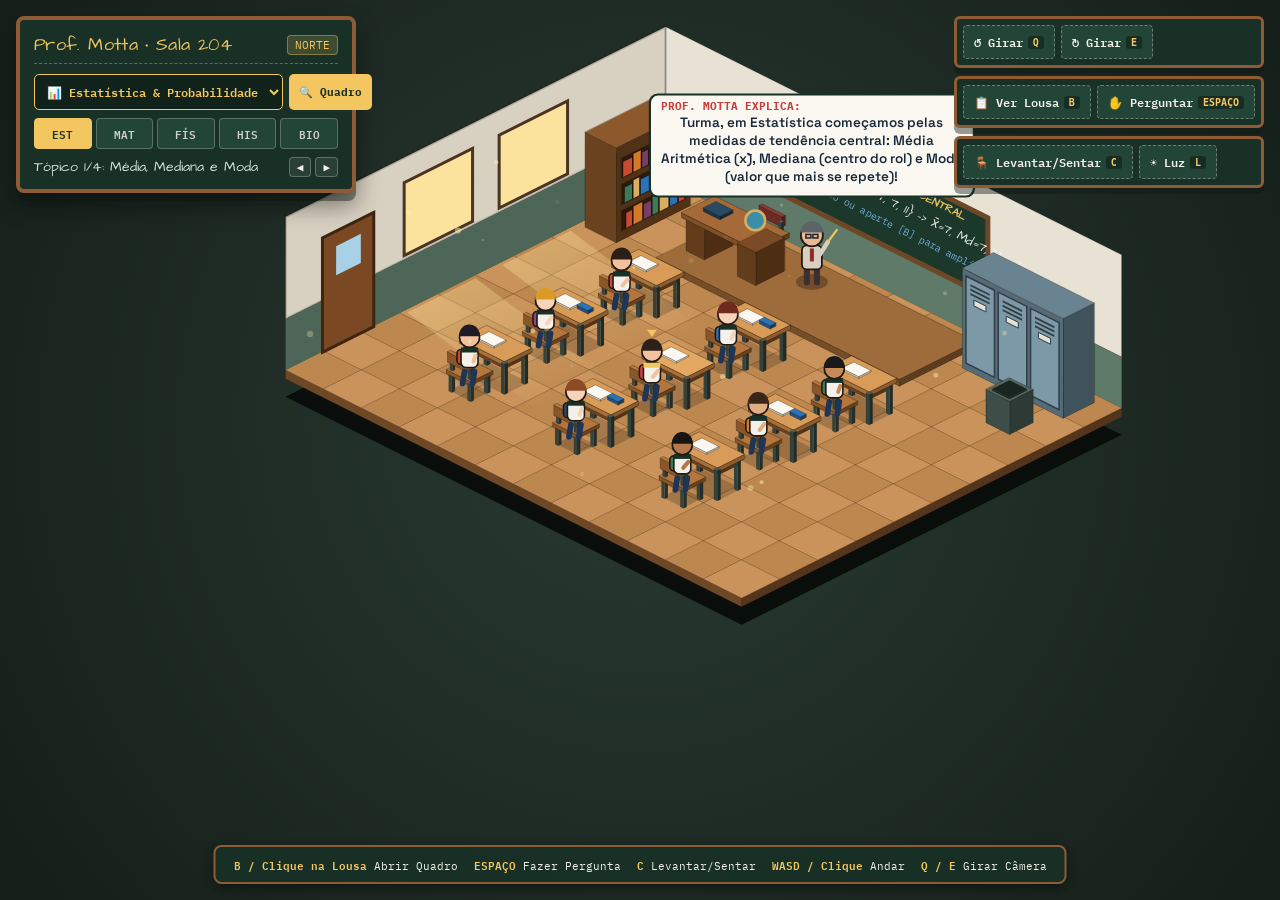
<file: lousa/index.html>
<!DOCTYPE html>
<html lang="pt-BR">
<head>
  <meta charset="UTF-8" />
  <meta name="viewport" content="width=device-width, initial-scale=1.0, maximum-scale=1.0, user-scalable=no" />
  <title>Sala 204 — Aula em Andamento (Câmera Isométrica)</title>
  <link rel="preconnect" href="https://fonts.googleapis.com">
  <link rel="preconnect" href="https://fonts.gstatic.com" crossorigin>
  <link href="https://fonts.googleapis.com/css2?family=Architects+Daughter&family=IBM+Plex+Mono:wght@500;600&family=Space+Grotesk:wght@500;700&display=swap" rel="stylesheet">
  <link rel="stylesheet" href="src/styles.css" />
  <script src="src/scripts.js" defer></script>
</head>
<body>

    <div id="game-container">
    <canvas id="iso-canvas"></canvas>

    <!-- Painel de Seleção de Assunto e Quadro-Negro -->
    <aside class="lesson-panel" aria-label="Controle da Aula">
      <div class="lesson-header">
        <span class="lesson-title">Prof. Motta • Sala 204</span>
        <span class="lesson-badge" id="cam-dir-label">NORTE</span>
      </div>

      <!-- Dropdown Seletor de Assunto + Botão de Abrir o Quadro -->
      <div class="selector-row">
        <select id="subject-select" class="subject-select" aria-label="Selecionar Assunto da Aula">
          <option value="est">📊 Estatística & Probabilidade</option>
          <option value="mat">📐 Matemática (Bhaskara)</option>
          <option value="fis">🍎 Física (Leis de Newton)</option>
          <option value="his">🚂 História (Rev. Industrial)</option>
          <option value="bio">🧬 Biologia (Citologia)</option>
        </select>
        <button class="open-board-btn" id="btn-open-board" title="Ver o Quadro-Negro de perto (Tecla B)">
          🔍 Quadro
        </button>
      </div>

      <!-- Abas Rápidas -->
      <div class="subject-tabs">
        <button class="sub-btn active" data-subject="est">EST</button>
        <button class="sub-btn" data-subject="mat">MAT</button>
        <button class="sub-btn" data-subject="fis">FÍS</button>
        <button class="sub-btn" data-subject="his">HIS</button>
        <button class="sub-btn" data-subject="bio">BIO</button>
      </div>

      <div class="lesson-status-row">
        <div class="lesson-status" id="lesson-topic-label">
          Tópico 1/4: Média, Mediana e Moda
        </div>
        <div class="step-nav-mini">
          <button class="mini-btn" id="btn-prev-step" title="Tópico anterior">◀</button>
          <button class="mini-btn" id="btn-next-step" title="Próximo tópico">▶</button>
        </div>
      </div>
    </aside>

    <!-- Barra de Ações e Câmera -->
    <div class="chalk-toolbar">
      <div class="toolbar-group">
        <button class="chalk-btn" id="btn-rot-left" title="Girar câmera para esquerda">
          ↺ Girar <kbd>Q</kbd>
        </button>
        <button class="chalk-btn" id="btn-rot-right" title="Girar câmera para direita">
          ↻ Girar <kbd>E</kbd>
        </button>
      </div>
      <div class="toolbar-group">
        <button class="chalk-btn" id="btn-board-toolbar" title="Abrir Quadro-Negro em Modal">
          📋 Ver Lousa <kbd>B</kbd>
        </button>
        <button class="chalk-btn" id="btn-hand" title="Levantar a mão para perguntar">
          ✋ Perguntar <kbd>ESPAÇO</kbd>
        </button>
      </div>
      <div class="toolbar-group">
        <button class="chalk-btn" id="btn-sit" title="Levantar ou sentar na carteira">
          🪑 Levantar/Sentar <kbd>C</kbd>
        </button>
        <button class="chalk-btn" id="btn-light" title="Alternar luz do sol / noite">
          ☀ Luz <kbd>L</kbd>
        </button>
      </div>
    </div>

    <!-- Rodapé de Instruções -->
    <div class="controls-bar">
      <div class="control-item"><span>B / Clique na Lousa</span> Abrir Quadro</div>
      <div class="control-item"><span>ESPAÇO</span> Fazer Pergunta</div>
      <div class="control-item"><span>C</span> Levantar/Sentar</div>
      <div class="control-item"><span>WASD / Clique</span> Andar</div>
      <div class="control-item"><span>Q / E</span> Girar Câmera</div>
    </div>

    <!-- Modal do Quadro-Negro Ampliado -->
    <div class="modal-overlay" id="board-modal" role="dialog" aria-modal="true">
      <div class="chalkboard-modal">
        <div class="modal-top-bar">
          <h2 id="modal-subject-title">📊 Estatística & Probabilidade</h2>
          <div class="modal-controls-right">
            <select id="modal-subject-select" class="subject-select" aria-label="Trocar assunto no quadro">
              <option value="est">📊 Estatística & Probabilidade</option>
              <option value="mat">📐 Matemática (Bhaskara)</option>
              <option value="fis">🍎 Física (Leis de Newton)</option>
              <option value="his">🚂 História (Rev. Industrial)</option>
              <option value="bio">🧬 Biologia (Citologia)</option>
            </select>
            <button class="modal-close-btn" id="btn-close-modal">✕ Fechar [ESC]</button>
          </div>
        </div>

        <div class="board-grid">
          <div class="board-main-notes">
            <div>
              <div class="board-step-tag" id="modal-step-tag">TÓPICO 1 DE 4</div>
              <div class="board-formula-highlight" id="modal-formula">
                x̄ = (Σ xᵢ) / n   |   Rol: {4, 6, 7, 7, 11} => x̄ = 7
              </div>
              <div class="board-explanation-text" id="modal-explanation">
                Na Estatística Descritiva, a Média (x̄) soma todos os valores e divide por n. A Mediana é o termo central do rol ordenado (7), e a Moda é o valor mais frequente (7)!
              </div>
            </div>
            <div style="font-size: 13px; color: var(--chalk-yellow); border-top: 1px dashed rgba(255,255,255,0.2); padding-top: 8px;" id="modal-extra-note">
              💡 Dica de Prova: A mediana não é afetada por valores extremos (outliers), enquanto a média aritmética é!
            </div>
          </div>

          <div class="board-Diagram-box">
            <canvas id="board-diagram-canvas" width="280" height="170"></canvas>
            <div class="diagram-caption" id="modal-diagram-caption">
              Gráfico a giz na lousa
            </div>
          </div>
        </div>

        <div class="board-steps-bar">
          <div class="step-pills" id="modal-step-pills"></div>
          <div class="board-action-btns">
            <button class="chalk-btn" id="modal-ask-btn">✋ Perguntar ao Professor</button>
            <button class="chalk-btn" id="modal-next-btn">Próximo Tópico ▶</button>
          </div>
        </div>
      </div>
    </div>
  </div>
</body>
</html>
</file>
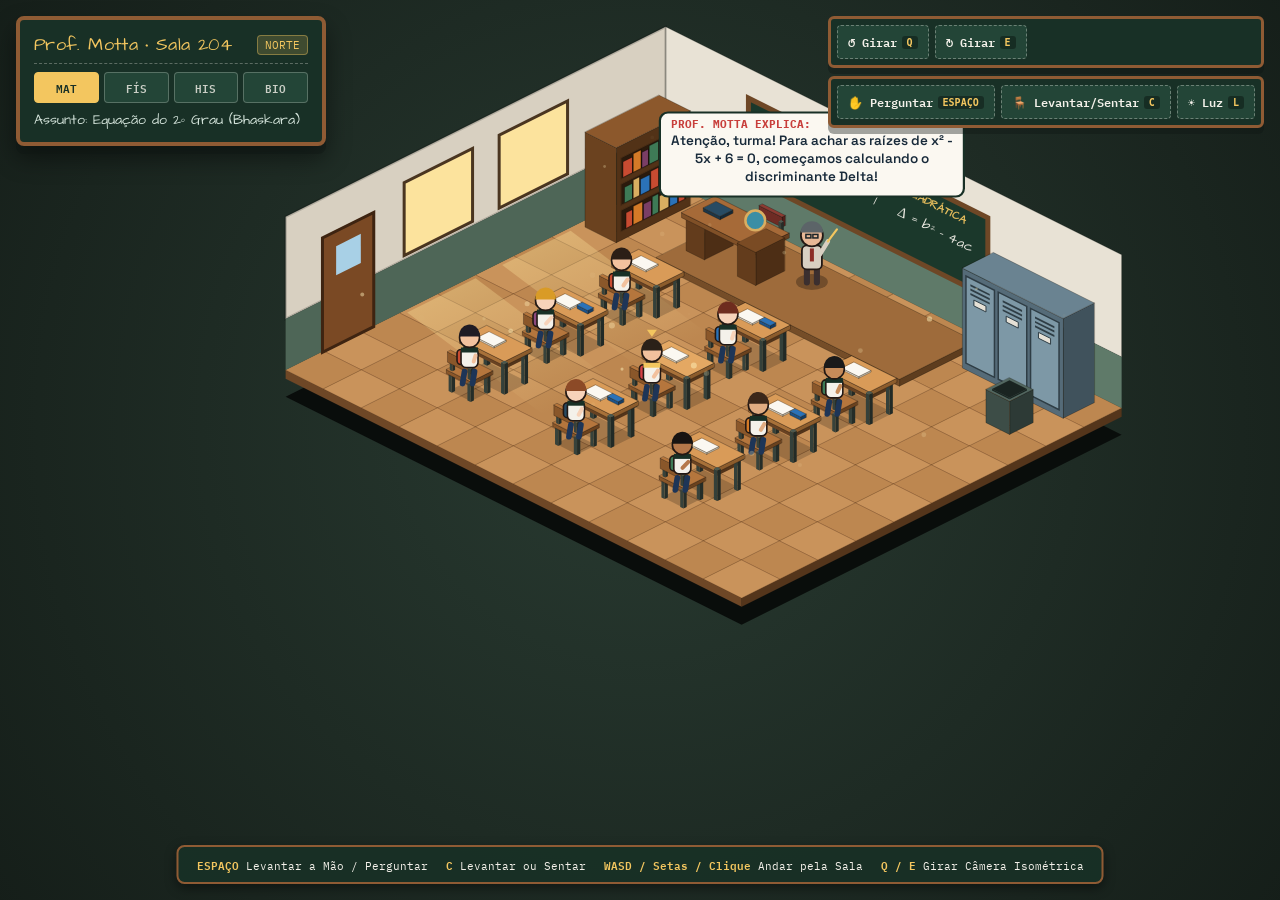
<file: lousa.html>
<!DOCTYPE html>
<html lang="pt-BR">
<head>
  <meta charset="UTF-8" />
  <meta name="viewport" content="width=device-width, initial-scale=1.0, maximum-scale=1.0, user-scalable=no" />
  <title>Sala 204 — Aula em Andamento (Câmera Isométrica)</title>
  <link rel="preconnect" href="https://fonts.googleapis.com">
  <link rel="preconnect" href="https://fonts.gstatic.com" crossorigin>
  <link href="https://fonts.googleapis.com/css2?family=Architects+Daughter&family=IBM+Plex+Mono:wght@500;600&family=Space+Grotesk:wght@500;700&display=swap" rel="stylesheet">
  <style>
    :root {
      --chalk-green: #183026;
      --chalk-green-light: #234537;
      --chalk-white: #F4F1EA;
      --chalk-yellow: #F3C65F;
      --paper-cream: #FBF8F1;
      --ink-blue: #1B365D;
      --wood-mid: #8F5B34;
      --shadow-hard: rgba(15, 23, 19, 0.38);
    }

    * {
      box-sizing: border-box;
      margin: 0;
      padding: 0;
      user-select: none;
      -webkit-user-select: none;
    }

    body, html {
      width: 100%;
      height: 100%;
      overflow: hidden;
      background-color: #121816;
      font-family: 'Space Grotesk', sans-serif;
    }

    #game-container {
      position: relative;
      width: 100vw;
      height: 100vh;
      overflow: hidden;
    }

    canvas {
      display: block;
      width: 100%;
      height: 100%;
      cursor: pointer;
    }

    /* Painel da Aula no Canto Superior Esquerdo (Estilo Quadro de Giz Compacto) */
    .lesson-panel {
      position: absolute;
      top: 16px;
      left: 16px;
      width: 310px;
      background: var(--chalk-green);
      border: 4px solid var(--wood-mid);
      border-radius: 8px;
      padding: 12px 14px;
      color: var(--chalk-white);
      box-shadow: 0 8px 0 var(--shadow-hard), 0 12px 24px rgba(0,0,0,0.45);
      z-index: 10;
    }

    .lesson-header {
      display: flex;
      justify-content: space-between;
      align-items: center;
      border-bottom: 1px dashed rgba(244, 241, 234, 0.3);
      padding-bottom: 6px;
      margin-bottom: 8px;
    }

    .lesson-title {
      font-family: 'Architects Daughter', cursive;
      font-size: 18px;
      color: var(--chalk-yellow);
      letter-spacing: 0.02em;
    }

    .lesson-badge {
      font-family: 'IBM Plex Mono', monospace;
      font-size: 11px;
      background: rgba(243, 198, 95, 0.18);
      color: var(--chalk-yellow);
      padding: 2px 7px;
      border-radius: 4px;
      border: 1px solid rgba(243, 198, 95, 0.4);
    }

    .subject-tabs {
      display: grid;
      grid-template-columns: repeat(4, 1fr);
      gap: 5px;
      margin-bottom: 8px;
    }

    .sub-btn {
      background: var(--chalk-green-light);
      color: rgba(244, 241, 234, 0.8);
      border: 1px solid rgba(244, 241, 234, 0.25);
      border-radius: 4px;
      padding: 5px 4px;
      font-family: 'IBM Plex Mono', monospace;
      font-size: 11px;
      font-weight: 600;
      cursor: pointer;
      transition: all 0.15s;
    }

    .sub-btn:hover {
      border-color: var(--chalk-yellow);
      color: var(--chalk-white);
    }

    .sub-btn.active {
      background: var(--chalk-yellow);
      color: #183026;
      border-color: var(--chalk-yellow);
    }

    .lesson-status {
      font-family: 'Architects Daughter', cursive;
      font-size: 14px;
      color: #D5E5DC;
      line-height: 1.35;
    }

    /* Barra de Câmera e Interação no Canto Superior Direito */
    .chalk-toolbar {
      position: absolute;
      top: 16px;
      right: 16px;
      display: flex;
      flex-direction: column;
      gap: 8px;
      z-index: 10;
    }

    .toolbar-group {
      background: var(--chalk-green);
      border: 3px solid var(--wood-mid);
      border-radius: 6px;
      padding: 6px;
      display: flex;
      gap: 6px;
      box-shadow: 0 6px 0 var(--shadow-hard);
    }

    .chalk-btn {
      background: var(--chalk-green-light);
      color: var(--chalk-white);
      border: 1px dashed rgba(244, 241, 234, 0.35);
      border-radius: 4px;
      padding: 6px 10px;
      font-family: 'IBM Plex Mono', monospace;
      font-size: 12px;
      font-weight: 600;
      cursor: pointer;
      display: flex;
      align-items: center;
      gap: 5px;
      transition: transform 0.1s, background 0.15s, border-color 0.15s;
    }

    .chalk-btn:hover {
      background: #2E5A48;
      border-color: var(--chalk-yellow);
      color: var(--chalk-yellow);
    }

    .chalk-btn:active {
      transform: translateY(2px);
    }

    .chalk-btn kbd {
      background: rgba(0, 0, 0, 0.35);
      padding: 1px 5px;
      border-radius: 3px;
      font-size: 10px;
      color: var(--chalk-yellow);
    }

    /* Rodapé de Controles */
    .controls-bar {
      position: absolute;
      bottom: 16px;
      left: 50%;
      transform: translateX(-50%);
      background: rgba(24, 48, 38, 0.94);
      border: 2px solid var(--wood-mid);
      color: var(--chalk-white);
      padding: 8px 18px;
      border-radius: 8px;
      font-family: 'IBM Plex Mono', monospace;
      font-size: 11px;
      display: flex;
      gap: 18px;
      align-items: center;
      box-shadow: 0 4px 12px rgba(0,0,0,0.45);
      z-index: 10;
      white-space: nowrap;
    }

    .control-item span {
      color: var(--chalk-yellow);
      font-weight: 600;
    }

    @media (max-width: 768px) {
      .lesson-panel {
        width: 245px;
        top: 10px;
        left: 10px;
        padding: 9px 11px;
      }
      .controls-bar {
        font-size: 10px;
        gap: 8px;
        padding: 6px 10px;
        width: 94%;
        justify-content: center;
        flex-wrap: wrap;
      }
      .chalk-toolbar {
        top: 10px;
        right: 10px;
      }
    }
  </style>
</head>
<body>
  <div id="game-container">
    <canvas id="iso-canvas"></canvas>

    <!-- Painel de Matéria em Andamento -->
    <aside class="lesson-panel" aria-label="Controle da Aula">
      <div class="lesson-header">
        <span class="lesson-title">Prof. Motta • Sala 204</span>
        <span class="lesson-badge" id="cam-dir-label">NORTE</span>
      </div>
      <div class="subject-tabs">
        <button class="sub-btn active" data-subject="mat">MAT</button>
        <button class="sub-btn" data-subject="fis">FÍS</button>
        <button class="sub-btn" data-subject="his">HIS</button>
        <button class="sub-btn" data-subject="bio">BIO</button>
      </div>
      <div class="lesson-status" id="lesson-topic-label">
        Assunto: Equação do 2º Grau (Bhaskara)
      </div>
    </aside>

    <!-- Barra de Ações e Câmera -->
    <div class="chalk-toolbar">
      <div class="toolbar-group">
        <button class="chalk-btn" id="btn-rot-left" title="Girar câmera para esquerda">
          ↺ Girar <kbd>Q</kbd>
        </button>
        <button class="chalk-btn" id="btn-rot-right" title="Girar câmera para direita">
          ↻ Girar <kbd>E</kbd>
        </button>
      </div>
      <div class="toolbar-group">
        <button class="chalk-btn" id="btn-hand" title="Levantar a mão para perguntar">
          ✋ Perguntar <kbd>ESPAÇO</kbd>
        </button>
        <button class="chalk-btn" id="btn-sit" title="Levantar ou sentar na carteira">
          🪑 Levantar/Sentar <kbd>C</kbd>
        </button>
        <button class="chalk-btn" id="btn-light" title="Alternar luz do sol / noite">
          ☀ Luz <kbd>L</kbd>
        </button>
      </div>
    </div>

    <!-- Rodapé de Instruções -->
    <div class="controls-bar">
      <div class="control-item"><span>ESPAÇO</span> Levantar a Mão / Perguntar</div>
      <div class="control-item"><span>C</span> Levantar ou Sentar</div>
      <div class="control-item"><span>WASD / Setas / Clique</span> Andar pela Sala</div>
      <div class="control-item"><span>Q / E</span> Girar Câmera Isométrica</div>
    </div>
  </div>

  <script>
    (() => {
      const canvas = document.getElementById('iso-canvas');
      const ctx = canvas.getContext('2d');

      // Dimensões da Sala Isométrica (12 x 10 ladrilhos)
      const GRID_W = 12;
      const GRID_H = 10;
      let TILE_W = 68;
      let TILE_H = 34;
      let Z_SCALE = 42;

      const camera = {
        rotation: 0, // 0: Norte, 1: Leste, 2: Sul, 3: Oeste
        offsetX: 0,
        offsetY: 0,
        nightMode: false
      };

      const ROT_LABELS = ['NORTE', 'LESTE', 'SUL', 'OESTE'];

      // Conteúdo das Aulas que o Professor Explica Passo a Passo
      const SUBJECTS = {
        mat: {
          title: "Assunto: Equação do 2º Grau (Bhaskara)",
          steps: [
            {
              chalkTop: "MATEMÁTICA — FUNÇÃO QUADRÁTICA",
              chalkMain: "x² - 5x + 6 = 0    |    Δ = b² - 4ac",
              speech: "Atenção, turma! Para achar as raízes de x² - 5x + 6 = 0, começamos calculando o discriminante Delta!",
              boardX: 4.8
            },
            {
              chalkTop: "PASSO 1: CALCULANDO O DELTA (Δ)",
              chalkMain: "Δ = (-5)² - 4·(1)·(6)  =>  Δ = 25 - 24 = 1",
              speech: "Como (-5) ao quadrado é 25, menos 24 temos Δ = 1! Como Delta é positivo, teremos duas raízes reais distintas.",
              boardX: 6.2
            },
            {
              chalkTop: "PASSO 2: FÓRMULA DE BHASKARA",
              chalkMain: "x = (5 ± √1) / 2   =>   x' = 2  e  x'' = 3",
              speech: "Aplicando x = (-b ± √Δ) / 2a, chegamos em x' = 2 e x'' = 3! Anotem isso no caderno que cai na prova!",
              boardX: 5.5
            },
            {
              chalkTop: "INTERPRETAÇÃO GEOMÉTRICA (PARÁBOLA)",
              chalkMain: "Vértice: Xv = -b/2a = 2,5   |   Yv = -Δ/4a = -0,25",
              speech: "Reparem que a parábola corta o eixo X exatamente nos pontos 2 e 3, e tem concavidade voltada para cima!",
              boardX: 3.8
            }
          ],
          qa: [
            { q: "Professor, e se o Delta der negativo?", a: "Ótima pergunta! Se Δ < 0, a equação não possui raízes no conjunto dos números reais!" },
            { q: "Pode fazer por Soma e Produto?", a: "Claro! Dois números que somados dão 5 e multiplicados dão 6: só podem ser 2 e 3!" }
          ]
        },
        fis: {
          title: "Assunto: As Três Leis de Newton",
          steps: [
            {
              chalkTop: "FÍSICA — DINÂMICA CLÁSSICA",
              chalkMain: "1ª Lei (Inércia):  ΣF = 0  <=>  v = constante",
              speech: "Na 1ª Lei de Newton, todo corpo continua em repouso ou em movimento retilíneo uniforme se nenhuma força resultante atuar sobre ele!",
              boardX: 5.2
            },
            {
              chalkTop: "2ª LEI DE NEWTON (PRINCÍPIO FUNDAMENTAL)",
              chalkMain: "Fr = m · a     |     Unidade: 1 N = 1 kg·m/s²",
              speech: "Olhem para o quadro: a Força Resultante é diretamente proporcional à aceleração! Mais massa exige mais força!",
              boardX: 6.4
            },
            {
              chalkTop: "3ª LEI DE NEWTON (AÇÃO E REAÇÃO)",
              chalkMain: "F(A->B) = - F(B->A)   (Mesmo módulo, sentidos opostos)",
              speech: "Ação e reação nunca se anulam porque atuam em corpos diferentes! Quando você empurra a carteira, ela empurra você!",
              boardX: 4.3
            }
          ],
          qa: [
            { q: "Professor, peso e massa são a mesma coisa?", a: "Cuidado! Massa é medida em kg; Peso é uma força (P = m·g) medida em Newtons!" },
            { q: "No vácuo a pena e o martelo caem juntos?", a: "Exatamente! Sem resistência do ar, todos os corpos caem com a mesma aceleração da gravidade!" }
          ]
        },
        his: {
          title: "Assunto: Revolução Industrial (Séc. XVIII)",
          steps: [
            {
              chalkTop: "HISTÓRIA — REVOLUÇÃO INDUSTRIAL (1760)",
              chalkMain: "Pioneirismo Inglês: Carvão Mineral + Ferro + Cercamentos",
              speech: "No século XVIII, a Inglaterra reunia reservas de carvão, capital acumulado e mão de obra vinda do êxodo rural!",
              boardX: 5.0
            },
            {
              chalkTop: "DA MANUFATURA À MAQUINOFATURA",
              chalkMain: "Máquina a Vapor (James Watt, 1769) -> Indústria Têxtil",
              speech: "A máquina a vapor transformou energia térmica em trabalho mecânico, acelerando os teares e o transporte ferroviário!",
              boardX: 6.3
            },
            {
              chalkTop: "IMPACTOS SOCIAIS E URBANIZAÇÃO",
              chalkMain: "Êxodo Rural  |  Jornadas de 14h  |  Surgimento dos Sindicatos",
              speech: "O crescimento acelerado das cidades industriais mudou para sempre a noção de tempo, relógio e trabalho assalariado.",
              boardX: 4.1
            }
          ],
          qa: [
            { q: "O que foi o movimento Ludista, professor?", a: "Os ludistas eram trabalhadores que quebravam as máquinas em protesto contra o desemprego e os baixos salários!" }
          ]
        },
        bio: {
          title: "Assunto: Biologia Celular & Mitocôndrias",
          steps: [
            {
              chalkTop: "BIOLOGIA — CITOLOGIA E ORGANELAS",
              chalkMain: "Célula Eucariótica: Membrana + Citoplasma + Núcleo",
              speech: "Diferente das bactérias, nossas células são eucarióticas: possuem carioteca protegendo o DNA dentro do núcleo!",
              boardX: 4.9
            },
            {
              chalkTop: "RESPIRAÇÃO CELULAR AERÓBICA",
              chalkMain: "C₆H₁₂O₆ + 6 O₂  -->  6 CO₂ + 6 H₂O + Saldo de ATP",
              speech: "As mitocôndrias são as usinas de energia da célula! Elas usam glicose e oxigênio para sintetizar moléculas de ATP.",
              boardX: 6.2
            },
            {
              chalkTop: "TEORIA DA ENDOSSIMBIOSE (LYNN MARGULIS)",
              chalkMain: "Mitocôndrias e Cloroplastos possuem DNA próprio!",
              speech: "Sabiam que a mitocôndria tem DNA circular próprio? Ela descende de antigas bactérias englobadas há bilhões de anos!",
              boardX: 5.5
            }
          ],
          qa: [
            { q: "Qual organela faz a síntese de proteínas?", a: "São os Ribossomos! Eles leem o RNA mensageiro e montam as proteínas aminoácido por aminoácido!" }
          ]
        }
      };

      const lectureState = {
        subjectKey: 'mat',
        stepIndex: 0,
        stepTimer: 0,
        stepDuration: 8.5,
        chalkTop: SUBJECTS.mat.steps[0].chalkTop,
        chalkMain: SUBJECTS.mat.steps[0].chalkMain,
        qaIndex: 0
      };

      // Professor Motta (NPC ativo no estrado da frente)
      const teacher = {
        x: 4.8,
        y: 0.95,
        z: 0.14,
        targetX: 4.8,
        targetY: 0.95,
        facing: { x: 0, y: 1 },
        walkCycle: 0,
        isMoving: false,
        writingAtBoard: false,
        pointerAngle: 0,
        speech: SUBJECTS.mat.steps[0].speech,
        speechTimer: 8.0
      };

      // Jogador (Você é o estudante da Carteira Central #5 — começa sentado assistindo à aula!)
      const player = {
        x: 5.52,
        y: 5.9,
        z: 0.25,
        speed: 3.5,
        radius: 0.27,
        facing: { x: 0, y: -1 },
        walkCycle: 0,
        isMoving: false,
        sittingOn: null,
        targetPos: null,
        handRaised: 0,
        speech: "",
        speechTimer: 0
      };

      // Colegas de Turma Sentados nas Outras 8 Carteiras
      const classmates = [];
      const props = [];
      const dustParticles = [];
      const floorRipples = [];

      for (let i = 0; i < 35; i++) {
        dustParticles.push({
          x: Math.random() * GRID_W,
          y: Math.random() * GRID_H,
          z: 0.3 + Math.random() * 2.5,
          vx: (Math.random() - 0.5) * 0.14,
          vy: (Math.random() - 0.5) * 0.14,
          size: 1.2 + Math.random() * 2,
          phase: Math.random() * Math.PI * 2
        });
      }

      const STUDENT_PROFILES = [
        { name: "Lucas", hair: "#2B1E16", skin: "#F2C19E", bag: "#C84B31", comment: "Anotando tudo com caneta azul..." },
        { name: "Marina", hair: "#6E2C1E", skin: "#F7D3BA", bag: "#2B72B8", comment: "Marina está resolvendo o exercício antes do professor." },
        { name: "Pedro", hair: "#1A1A1A", skin: "#C68B59", bag: "#3E7A56", comment: "Pedro sublinhou a fórmula com marca-texto amarelo." },
        { name: "Bia", hair: "#D99B26", skin: "#F7D3BA", bag: "#8C4A7E", comment: "Bia está super concentrada na explicação da lousa." },
        null, // Carteira #5 (Centro da sala) pertence ao jogador!
        { name: "Rafael", hair: "#3B271A", skin: "#E0AC82", bag: "#D47A27", comment: "Rafael está quase cochilando depois do almoço..." },
        { name: "Giulia", hair: "#1F1B24", skin: "#F2C19E", bag: "#C84B31", comment: "Giulia está desenhando caricaturas na borda do caderno." },
        { name: "Tiago", hair: "#8C4A27", skin: "#F7D3BA", bag: "#284B63", comment: "Tiago está contando os minutos no relógio da parede." },
        { name: "Sofia", hair: "#181412", skin: "#B5784A", bag: "#3E7A56", comment: "Sofia está com a mão no queixo prestando atenção." }
      ];

      function buildClassroom() {
        props.length = 0;
        classmates.length = 0;

        // 1. Estrado de madeira do professor
        props.push({
          id: 'platform',
          type: 'platform',
          x: 2.1, y: 0.35, w: 6.4, d: 2.0, h: 0.14,
          solid: false
        });

        // 2. Mesa do Professor (canto esquerdo do estrado para deixar espaço livre em frente ao quadro-negro)
        props.push({
          id: 'teacher_desk',
          type: 'teacher_desk',
          x: 2.25, y: 0.95, w: 1.95, d: 0.88, h: 0.78,
          solid: true
        });

        props.push({
          id: 'teacher_chair',
          type: 'chair',
          x: 2.92, y: 0.36, w: 0.62, d: 0.56, h: 0.86,
          solid: true,
          isTeacherChair: true,
          seatDir: { x: 0, y: 1 }
        });

        // 3. Armários Escolares de Aço (Parede Norte/Nordeste, voltados para o Sul +Y)
        props.push({
          id: 'lockers',
          type: 'lockers',
          x: 8.85, y: 0.22, w: 2.65, d: 0.82, h: 2.05,
          solid: true
        });

        // 4. Lixeira Escolar
        props.push({
          id: 'trash_bin',
          type: 'trash_bin',
          x: 10.6, y: 1.55, w: 0.62, d: 0.62, h: 0.68,
          solid: true
        });

        // 5. Estante de Livros (Encostada na parede Oeste, voltada para Leste +X)
        props.push({
          id: 'bookshelf',
          type: 'bookshelf',
          x: 0.18, y: 0.35, w: 0.82, d: 1.95, h: 1.95,
          solid: true
        });

        // 6. Grade de 9 Carteiras e Cadeiras (3 fileiras x 3 colunas) + 8 Colegas Sentados + Sua Carteira (#5)
        const cols = [2.4, 5.2, 8.0];
        const rows = [3.1, 5.1, 7.1];

        let idx = 0;
        for (let r = 0; r < rows.length; r++) {
          for (let c = 0; c < cols.length; c++) {
            const dx = cols[c];
            const dy = rows[r];
            const profile = STUDENT_PROFILES[idx];
            const deskNum = idx + 1;

            const deskObj = {
              id: `desk_${deskNum}`,
              type: 'student_desk',
              deskNumber: deskNum,
              x: dx, y: dy, w: 1.18, d: 0.72, h: 0.72,
              solid: true,
              hasOpenBook: true,
              hasPencilCase: (deskNum % 2 === 0),
              bagColor: profile ? profile.bag : '#D64045'
            };
            props.push(deskObj);

            const chairObj = {
              id: `chair_${deskNum}`,
              type: 'chair',
              deskNumber: deskNum,
              x: dx + 0.27, y: dy + 0.76, w: 0.64, d: 0.58, h: 0.80,
              solid: true,
              seatDir: { x: 0, y: -1 },
              occupant: profile
            };
            props.push(chairObj);

            if (profile) {
              classmates.push({
                ...profile,
                deskIndex: deskNum,
                chair: chairObj,
                x: chairObj.x + chairObj.w / 2,
                y: chairObj.y + chairObj.d / 2,
                z: 0.25,
                phase: idx * 1.3,
                handRaisedTimer: 0,
                speech: "",
                speechTimer: 0
              });
            } else {
              // Carteira central (#5): o jogador começa sentado aqui!
              player.myChair = chairObj;
              player.sittingOn = chairObj;
              player.x = chairObj.x + chairObj.w / 2;
              player.y = chairObj.y + chairObj.d / 2;
              player.z = 0.25;
              player.facing = { x: 0, y: -1 };
            }

            idx++;
          }
        }
      }

      buildClassroom();

      // Controle de Mudança de Matéria e Passos da Explicação
      function setSubject(subKey) {
        lectureState.subjectKey = subKey;
        lectureState.stepIndex = 0;
        lectureState.stepTimer = 0;
        applyLectureStep();

        document.querySelectorAll('.sub-btn').forEach(btn => {
          btn.classList.toggle('active', btn.getAttribute('data-subject') === subKey);
        });
        document.getElementById('lesson-topic-label').textContent = SUBJECTS[subKey].title;
      }

      function applyLectureStep() {
        const sub = SUBJECTS[lectureState.subjectKey];
        const step = sub.steps[lectureState.stepIndex];
        lectureState.chalkTop = step.chalkTop;
        lectureState.chalkMain = step.chalkMain;

        teacher.targetX = step.boardX;
        teacher.targetY = 0.85;
        teacher.speech = step.speech;
        teacher.speechTimer = lectureState.stepDuration - 0.6;
        teacher.writingAtBoard = true;

        setTimeout(() => {
          teacher.writingAtBoard = false;
        }, 2200);
      }

      document.querySelectorAll('.sub-btn').forEach(btn => {
        btn.addEventListener('click', () => {
          setSubject(btn.getAttribute('data-subject'));
        });
      });

      // Jogador levanta a mão para fazer uma pergunta ao Professor Motta
      function askQuestion() {
        const sub = SUBJECTS[lectureState.subjectKey];
        const qa = sub.qa[lectureState.qaIndex % sub.qa.length];
        lectureState.qaIndex++;

        player.handRaised = 3.5;
        player.speech = qa.q;
        player.speechTimer = 3.5;

        // Professor vira para a turma e responde logo em seguida
        setTimeout(() => {
          teacher.writingAtBoard = false;
          teacher.facing = { x: 0, y: 1 };
          teacher.speech = qa.a;
          teacher.speechTimer = 5.5;
          lectureState.stepTimer = 2.0; // Dá tempo de ler a resposta
        }, 1600);
      }

      // Levantar ou Sentar na sua Carteira
      function togglePlayerSit(chairObj = player.myChair) {
        if (player.sittingOn) {
          const ch = player.sittingOn;
          player.sittingOn = null;
          player.x = ch.x - 0.52;
          player.y = ch.y + ch.d / 2;
          player.z = 0;
          player.speech = "Levantei para esticar as pernas.";
          player.speechTimer = 2.2;
        } else if (chairObj) {
          player.sittingOn = chairObj;
          player.targetPos = null;
          player.isMoving = false;
          player.x = chairObj.x + chairObj.w / 2;
          player.y = chairObj.y + chairObj.d / 2;
          player.z = 0.25;
          player.facing = { ...chairObj.seatDir };
          player.speech = "Sentado assistindo à explicação do Prof. Motta.";
          player.speechTimer = 2.5;
        }
      }

      // Projeção Isométrica com 4 Rotações de Câmera
      function rotateGridCoords(gx, gy) {
        switch (camera.rotation) {
          case 0: return { rx: gx, ry: gy };
          case 1: return { rx: GRID_H - gy, ry: gx };
          case 2: return { rx: GRID_W - gx, ry: GRID_H - gy };
          case 3: return { rx: gy, ry: GRID_W - gx };
        }
      }

      function getDepth(gx, gy, gz = 0) {
        const { rx, ry } = rotateGridCoords(gx, gy);
        return rx + ry + gz * 0.01;
      }

      function isoToScreen(gx, gy, gz = 0) {
        const { rx, ry } = rotateGridCoords(gx, gy);
        const sx = camera.offsetX + (rx - ry) * (TILE_W / 2);
        const sy = camera.offsetY + (rx + ry) * (TILE_H / 2) - gz * Z_SCALE;
        return { x: sx, y: sy };
      }

      function screenToIso(sx, sy) {
        const dx = sx - camera.offsetX;
        const dy = sy - camera.offsetY;
        const rx = (dx / (TILE_W / 2) + dy / (TILE_H / 2)) / 2;
        const ry = (dy / (TILE_H / 2) - dx / (TILE_W / 2)) / 2;

        switch (camera.rotation) {
          case 0: return { gx: rx, gy: ry };
          case 1: return { gx: ry, gy: GRID_H - rx };
          case 2: return { gx: GRID_W - rx, gy: GRID_H - ry };
          case 3: return { gx: GRID_W - ry, gy: rx };
        }
      }

      function isFaceVisible(worldFace) {
        const visMap = [
          ['E', 'S'],
          ['N', 'E'],
          ['W', 'N'],
          ['S', 'W']
        ];
        return visMap[camera.rotation].includes(worldFace);
      }

      function drawQuad3D(pts3D, fillColor, strokeColor = null, lineWidth = 1) {
        const screenPts = pts3D.map(p => isoToScreen(p[0], p[1], p[2]));
        ctx.fillStyle = fillColor;
        ctx.beginPath();
        ctx.moveTo(screenPts[0].x, screenPts[0].y);
        for (let i = 1; i < screenPts.length; i++) {
          ctx.lineTo(screenPts[i].x, screenPts[i].y);
        }
        ctx.closePath();
        ctx.fill();
        if (strokeColor) {
          ctx.strokeStyle = strokeColor;
          ctx.lineWidth = lineWidth;
          ctx.stroke();
        }
      }

      function resizeCanvas() {
        const dpr = window.devicePixelRatio || 1;
        canvas.width = window.innerWidth * dpr;
        canvas.height = window.innerHeight * dpr;
        ctx.setTransform(dpr, 0, 0, dpr, 0, 0);

        const minDim = Math.min(window.innerWidth, window.innerHeight);
        TILE_W = Math.max(46, Math.min(76, minDim * 0.088));
        TILE_H = TILE_W / 2;
        Z_SCALE = TILE_W * 0.64;

        camera.offsetX = window.innerWidth * 0.52;
        camera.offsetY = window.innerHeight * 0.20;
      }

      window.addEventListener('resize', resizeCanvas);
      resizeCanvas();

      // Controles de Teclado e Clique
      const keys = {};
      window.addEventListener('keydown', (e) => {
        const k = e.key.toLowerCase();
        keys[k] = true;

        if (k === 'q') rotateCamera(-1);
        if (k === 'e') rotateCamera(1);
        if (k === 'l') camera.nightMode = !camera.nightMode;
        if (k === 'c') togglePlayerSit();
        if (e.code === 'Space') {
          e.preventDefault();
          askQuestion();
        }
      });

      window.addEventListener('keyup', (e) => {
        keys[e.key.toLowerCase()] = false;
      });

      canvas.addEventListener('pointerdown', (e) => {
        const { gx, gy } = screenToIso(e.clientX, e.clientY);

        // Verificar se clicou em algum colega sentado para ver o que ele está fazendo
        for (const st of classmates) {
          if (Math.hypot(gx - st.x, gy - st.y) < 0.55) {
            st.speech = st.comment;
            st.speechTimer = 3.5;
            return;
          }
        }

        // Se clicou na sua própria cadeira (#5), senta nela
        if (player.myChair) {
          const cx = player.myChair.x + player.myChair.w / 2;
          const cy = player.myChair.y + player.myChair.d / 2;
          if (Math.hypot(gx - cx, gy - cy) < 0.6 && !player.sittingOn) {
            togglePlayerSit(player.myChair);
            return;
          }
        }

        // Caminhar até o ladrilho clicado
        if (gx >= 0.45 && gx <= GRID_W - 0.45 && gy >= 0.45 && gy <= GRID_H - 0.45) {
          if (player.sittingOn) togglePlayerSit();
          player.targetPos = { x: gx, y: gy };
          floorRipples.push({ x: gx, y: gy, radius: 0.05, alpha: 1.0 });
        }
      });

      function rotateCamera(delta) {
        camera.rotation = (camera.rotation + delta + 4) % 4;
        document.getElementById('cam-dir-label').textContent = ROT_LABELS[camera.rotation];
      }

      document.getElementById('btn-rot-left').onclick = () => rotateCamera(-1);
      document.getElementById('btn-rot-right').onclick = () => rotateCamera(1);
      document.getElementById('btn-hand').onclick = () => askQuestion();
      document.getElementById('btn-sit').onclick = () => togglePlayerSit();
      document.getElementById('btn-light').onclick = () => {
        camera.nightMode = !camera.nightMode;
      };

      function collidesWithProps(nx, ny) {
        const r = player.radius;
        if (nx - r < 0.35 || nx + r > GRID_W - 0.35 || ny - r < 0.35 || ny + r > GRID_H - 0.35) {
          return true;
        }
        for (const p of props) {
          if (!p.solid) continue;
          const closestX = Math.max(p.x, Math.min(nx, p.x + p.w));
          const closestY = Math.max(p.y, Math.min(ny, p.y + p.d));
          const distSq = (nx - closestX) ** 2 + (ny - closestY) ** 2;
          if (distSq < r * r) return true;
        }
        return false;
      }

      // Renderizador de Prismas 3D Isométricos
      function drawIsoPrism(x, y, z, w, d, h, topColor, leftColor, rightColor, strokeColor = 'rgba(20,15,10,0.28)') {
        const corners = [
          { gx: x,     gy: y },
          { gx: x + w, gy: y },
          { gx: x + w, gy: y + d },
          { gx: x,     gy: y + d }
        ];

        const topPts = corners.map(c => isoToScreen(c.gx, c.gy, z + h));
        const botPts = corners.map(c => isoToScreen(c.gx, c.gy, z));

        const worldFaces = [
          { name: 'N', idx: [0, 1] },
          { name: 'E', idx: [1, 2] },
          { name: 'S', idx: [2, 3] },
          { name: 'W', idx: [3, 0] }
        ];

        for (const f of worldFaces) {
          if (!isFaceVisible(f.name)) continue;
          const [i0, i1] = f.idx;
          const centerScreenX = (topPts[i0].x + topPts[i1].x) / 2;
          const boxCenterX = (topPts[0].x + topPts[1].x + topPts[2].x + topPts[3].x) / 4;
          ctx.fillStyle = centerScreenX < boxCenterX ? leftColor : rightColor;

          ctx.beginPath();
          ctx.moveTo(topPts[i0].x, topPts[i0].y);
          ctx.lineTo(topPts[i1].x, topPts[i1].y);
          ctx.lineTo(botPts[i1].x, botPts[i1].y);
          ctx.lineTo(botPts[i0].x, botPts[i0].y);
          ctx.closePath();
          ctx.fill();
          if (strokeColor) {
            ctx.strokeStyle = strokeColor;
            ctx.lineWidth = 1;
            ctx.stroke();
          }
        }

        ctx.fillStyle = topColor;
        ctx.beginPath();
        ctx.moveTo(topPts[0].x, topPts[0].y);
        for (let i = 1; i < 4; i++) ctx.lineTo(topPts[i].x, topPts[i].y);
        ctx.closePath();
        ctx.fill();
        if (strokeColor) {
          ctx.strokeStyle = strokeColor;
          ctx.lineWidth = 1;
          ctx.stroke();
        }
      }

      function drawSortedParts(parts) {
        parts.sort((a, b) => {
          const da = getDepth(a.x + a.w / 2, a.y + a.d / 2, a.z + a.h / 2) + (a.bias || 0);
          const db = getDepth(b.x + b.w / 2, b.y + b.d / 2, b.z + b.h / 2) + (b.bias || 0);
          return da - db;
        });
        for (const pt of parts) {
          drawIsoPrism(pt.x, pt.y, pt.z, pt.w, pt.d, pt.h, pt.top, pt.left, pt.right, pt.stroke);
        }
      }

      // Desenho do Piso de Taco e Paredes da Sala
      function drawFloorAndWalls() {
        const f0 = isoToScreen(0, 0, -0.18);
        const f1 = isoToScreen(GRID_W, 0, -0.18);
        const f2 = isoToScreen(GRID_W, GRID_H, -0.18);
        const f3 = isoToScreen(0, GRID_H, -0.18);

        ctx.fillStyle = '#090D0B';
        ctx.beginPath();
        ctx.moveTo(f0.x, f0.y + 18);
        ctx.lineTo(f1.x, f1.y + 18);
        ctx.lineTo(f2.x, f2.y + 18);
        ctx.lineTo(f3.x, f3.y + 18);
        ctx.closePath();
        ctx.fill();

        drawIsoPrism(0, 0, -0.18, GRID_W, GRID_H, 0.18, '#B88450', '#6E4726', '#54351B', null);

        for (let gx = 0; gx < GRID_W; gx++) {
          for (let gy = 0; gy < GRID_H; gy++) {
            const p0 = isoToScreen(gx, gy, 0);
            const p1 = isoToScreen(gx + 1, gy, 0);
            const p2 = isoToScreen(gx + 1, gy + 1, 0);
            const p3 = isoToScreen(gx, gy + 1, 0);

            const isAlt = (gx + gy) % 2 === 0;
            if (camera.nightMode) {
              ctx.fillStyle = isAlt ? '#6D523B' : '#634934';
            } else {
              ctx.fillStyle = isAlt ? '#C9935B' : '#BD8750';
            }

            ctx.beginPath();
            ctx.moveTo(p0.x, p0.y);
            ctx.lineTo(p1.x, p1.y);
            ctx.lineTo(p2.x, p2.y);
            ctx.lineTo(p3.x, p3.y);
            ctx.closePath();
            ctx.fill();

            ctx.strokeStyle = 'rgba(72, 42, 18, 0.22)';
            ctx.lineWidth = 1;
            ctx.stroke();
          }
        }

        // Feixes de Luz Solar no Chão vindos das janelas
        if (!camera.nightMode) {
          const windowsY = [2.6, 5.1];
          for (const wy of windowsY) {
            const s0 = isoToScreen(0.1, wy, 0.01);
            const s1 = isoToScreen(0.1, wy + 1.8, 0.01);
            const s2 = isoToScreen(4.6, wy + 2.7, 0.01);
            const s3 = isoToScreen(4.6, wy + 0.9, 0.01);

            const grad = ctx.createLinearGradient(s0.x, s0.y, s2.x, s2.y);
            grad.addColorStop(0, 'rgba(255, 232, 158, 0.34)');
            grad.addColorStop(1, 'rgba(255, 232, 158, 0.0)');

            ctx.fillStyle = grad;
            ctx.beginPath();
            ctx.moveTo(s0.x, s0.y);
            ctx.lineTo(s1.x, s1.y);
            ctx.lineTo(s2.x, s2.y);
            ctx.lineTo(s3.x, s3.y);
            ctx.closePath();
            ctx.fill();
          }
        }

        for (let i = floorRipples.length - 1; i >= 0; i--) {
          const rp = floorRipples[i];
          const center = isoToScreen(rp.x, rp.y, 0.02);
          ctx.save();
          ctx.strokeStyle = `rgba(243, 198, 95, ${rp.alpha})`;
          ctx.lineWidth = 2;
          ctx.beginPath();
          ctx.ellipse(center.x, center.y, rp.radius * TILE_W * 0.5, rp.radius * TILE_H * 0.5, 0, 0, Math.PI * 2);
          ctx.stroke();
          ctx.restore();
        }

        drawBackWalls();
      }

      function drawBackWalls() {
        const wallH = 3.15;
        const wallColorA = camera.nightMode ? '#878E88' : '#E8E2D5';
        const wallColorB = camera.nightMode ? '#747B75' : '#D8D0C1';
        const wainscotA = camera.nightMode ? '#3E5246' : '#5F7A69';
        const wainscotB = camera.nightMode ? '#33453A' : '#4E6657';

        if (camera.rotation === 0 || camera.rotation === 3) {
          drawWallSegment(0, 0, GRID_W, 0, wallH, wallColorA, wainscotA);
          drawNorthWallDetails();
        }
        if (camera.rotation === 0 || camera.rotation === 1) {
          drawWallSegment(0, 0, 0, GRID_H, wallH, wallColorB, wainscotB);
          drawWestWallDetails();
        }
        if (camera.rotation === 1 || camera.rotation === 2) {
          drawWallSegment(0, GRID_H, GRID_W, GRID_H, wallH, wallColorA, wainscotA);
        }
        if (camera.rotation === 2 || camera.rotation === 3) {
          drawWallSegment(GRID_W, 0, GRID_W, GRID_H, wallH, wallColorB, wainscotB);
        }
      }

      function drawWallSegment(x0, y0, x1, y1, h, topFill, lowerFill) {
        const b0 = isoToScreen(x0, y0, 0);
        const b1 = isoToScreen(x1, y1, 0);
        const m0 = isoToScreen(x0, y0, 1.05);
        const m1 = isoToScreen(x1, y1, 1.05);
        const t0 = isoToScreen(x0, y0, h);
        const t1 = isoToScreen(x1, y1, h);

        ctx.fillStyle = topFill;
        ctx.beginPath();
        ctx.moveTo(m0.x, m0.y);
        ctx.lineTo(m1.x, m1.y);
        ctx.lineTo(t1.x, t1.y);
        ctx.lineTo(t0.x, t0.y);
        ctx.closePath();
        ctx.fill();
        ctx.strokeStyle = 'rgba(0,0,0,0.18)';
        ctx.stroke();

        ctx.fillStyle = lowerFill;
        ctx.beginPath();
        ctx.moveTo(b0.x, b0.y);
        ctx.lineTo(b1.x, b1.y);
        ctx.lineTo(m1.x, m1.y);
        ctx.lineTo(m0.x, m0.y);
        ctx.closePath();
        ctx.fill();
      }

      function drawNorthWallDetails() {
        const b0 = isoToScreen(2.2, 0.02, 0.92);
        const b1 = isoToScreen(8.5, 0.02, 0.92);
        const t1 = isoToScreen(8.5, 0.02, 2.55);
        const t0 = isoToScreen(2.2, 0.02, 2.55);

        ctx.fillStyle = '#1B382B';
        ctx.strokeStyle = '#6E4726';
        ctx.lineWidth = 5;
        ctx.beginPath();
        ctx.moveTo(b0.x, b0.y);
        ctx.lineTo(b1.x, b1.y);
        ctx.lineTo(t1.x, t1.y);
        ctx.lineTo(t0.x, t0.y);
        ctx.closePath();
        ctx.fill();
        ctx.stroke();

        // Texto dinâmico da matéria escrita na lousa pelo professor
        const centerChalk = isoToScreen(5.35, 0.04, 1.76);
        ctx.save();
        ctx.translate(centerChalk.x, centerChalk.y);
        const angle = Math.atan2(b1.y - b0.y, b1.x - b0.x);
        ctx.rotate(angle);

        ctx.fillStyle = 'rgba(243, 198, 95, 0.92)';
        ctx.font = `700 ${Math.round(TILE_W * 0.145)}px "Architects Daughter", cursive`;
        ctx.textAlign = 'center';
        ctx.fillText(lectureState.chalkTop, 0, -TILE_W * 0.25);

        ctx.fillStyle = 'rgba(244, 241, 234, 0.95)';
        ctx.font = `${Math.round(TILE_W * 0.185)}px "Architects Daughter", cursive`;
        ctx.fillText(lectureState.chalkMain, 0, TILE_W * 0.04);
        ctx.restore();

        // Relógio de Parede
        const clk = isoToScreen(5.35, 0.03, 2.86);
        ctx.fillStyle = '#FBF8F1';
        ctx.strokeStyle = '#3A2615';
        ctx.lineWidth = 2.5;
        ctx.beginPath();
        ctx.arc(clk.x, clk.y, TILE_W * 0.16, 0, Math.PI * 2);
        ctx.fill();
        ctx.stroke();

        ctx.beginPath();
        ctx.moveTo(clk.x, clk.y);
        ctx.lineTo(clk.x + 4, clk.y + 5);
        ctx.moveTo(clk.x, clk.y);
        ctx.lineTo(clk.x + 6, clk.y - 2);
        ctx.stroke();
      }

      function drawWestWallDetails() {
        const winRanges = [[2.6, 4.4], [5.1, 6.9]];
        for (const [wy0, wy1] of winRanges) {
          const w0 = isoToScreen(0.02, wy0, 1.15);
          const w1 = isoToScreen(0.02, wy1, 1.15);
          const w2 = isoToScreen(0.02, wy1, 2.65);
          const w3 = isoToScreen(0.02, wy0, 2.65);

          ctx.fillStyle = camera.nightMode ? '#1A2639' : '#FCE39D';
          ctx.beginPath();
          ctx.moveTo(w0.x, w0.y); ctx.lineTo(w1.x, w1.y);
          ctx.lineTo(w2.x, w2.y); ctx.lineTo(w3.x, w3.y);
          ctx.closePath();
          ctx.fill();

          ctx.strokeStyle = '#4A3520';
          ctx.lineWidth = 3;
          ctx.stroke();
        }

        const d0 = isoToScreen(0.02, 7.7, 0);
        const d1 = isoToScreen(0.02, 9.05, 0);
        const d2 = isoToScreen(0.02, 9.05, 2.35);
        const d3 = isoToScreen(0.02, 7.7, 2.35);

        ctx.fillStyle = '#7A4924';
        ctx.beginPath();
        ctx.moveTo(d0.x, d0.y); ctx.lineTo(d1.x, d1.y);
        ctx.lineTo(d2.x, d2.y); ctx.lineTo(d3.x, d3.y);
        ctx.closePath();
        ctx.fill();
        ctx.strokeStyle = '#3E2411';
        ctx.lineWidth = 3;
        ctx.stroke();

        const v0 = isoToScreen(0.03, 8.05, 1.45);
        const v1 = isoToScreen(0.03, 8.7, 1.45);
        const v2 = isoToScreen(0.03, 8.7, 2.05);
        const v3 = isoToScreen(0.03, 8.05, 2.05);
        ctx.fillStyle = '#A8D0E6';
        ctx.beginPath();
        ctx.moveTo(v0.x, v0.y); ctx.lineTo(v1.x, v1.y);
        ctx.lineTo(v2.x, v2.y); ctx.lineTo(v3.x, v3.y);
        ctx.closePath();
        ctx.fill();
      }

      // Renderização dos Móveis (Carteiras, Cadeiras de 4 pernas, Estante, Armários)
      function drawProp(p) {
        if (p.type === 'platform') {
          drawIsoPrism(p.x, p.y, 0, p.w, p.d, p.h, '#9E6B3B', '#754D28', '#5E3D1E');
          return;
        }

        if (p.type === 'student_desk') {
          drawQuad3D([
            [p.x + 0.04, p.y + 0.04, 0.01],
            [p.x + p.w - 0.04, p.y + 0.04, 0.01],
            [p.x + p.w - 0.04, p.y + p.d - 0.04, 0.01],
            [p.x + 0.04, p.y + p.d - 0.04, 0.01]
          ], 'rgba(0,0,0,0.18)');

          const legW = 0.09;
          const legH = p.h - 0.09;
          const isPlayerDesk = (p.deskNumber === 5);
          const topC = isPlayerDesk ? '#E4A863' : '#D99B58';

          const deskParts = [
            { x: p.x + 0.05, y: p.y + 0.05, z: 0, w: legW, d: legW, h: legH, top: '#495850', left: '#34403A', right: '#222A26', stroke: null },
            { x: p.x + p.w - 0.14, y: p.y + 0.05, z: 0, w: legW, d: legW, h: legH, top: '#495850', left: '#34403A', right: '#222A26', stroke: null },
            { x: p.x + 0.05, y: p.y + p.d - 0.14, z: 0, w: legW, d: legW, h: legH, top: '#495850', left: '#34403A', right: '#222A26', stroke: null },
            { x: p.x + p.w - 0.14, y: p.y + p.d - 0.14, z: 0, w: legW, d: legW, h: legH, top: '#495850', left: '#34403A', right: '#222A26', stroke: null },
            { x: p.x + 0.09, y: p.y + 0.09, z: p.h - 0.23, w: p.w - 0.18, d: p.d - 0.18, h: 0.13, top: '#7E512B', left: '#684222', right: '#52341A', stroke: null, bias: 0.05 },
            { x: p.x, y: p.y, z: p.h - 0.09, w: p.w, d: p.d, h: 0.09, top: topC, left: '#A87139', right: '#8C5C2C', stroke: 'rgba(20,15,10,0.32)', bias: 0.25 }
          ];

          drawSortedParts(deskParts);

          // Caderno aberto em cima de todas as carteiras
          if (p.hasOpenBook) {
            drawIsoPrism(p.x + 0.24, p.y + 0.18, p.h, 0.44, 0.32, 0.035, '#FBF8F1', '#D8D2C5', '#C2BCAE');
          }

          if (p.hasPencilCase) {
            drawIsoPrism(p.x + 0.74, p.y + 0.22, p.h, 0.28, 0.15, 0.07, '#2B72B8', '#1D5287', '#153C63');
          }
          return;
        }

        if (p.type === 'chair') {
          drawQuad3D([
            [p.x + 0.04, p.y + 0.04, 0.01],
            [p.x + p.w - 0.04, p.y + 0.04, 0.01],
            [p.x + p.w - 0.04, p.y + p.d - 0.04, 0.01],
            [p.x + 0.04, p.y + p.d - 0.04, 0.01]
          ], 'rgba(0,0,0,0.20)');

          const seatH = 0.43;
          const legW = 0.085;
          const legTop = '#4E5B53';
          const legL = '#37423B';
          const legR = '#252D28';

          const seatTop = p.isTeacherChair ? '#8C3B32' : '#B5763D';
          const seatL = p.isTeacherChair ? '#6E2B24' : '#8A572A';
          const seatR = p.isTeacherChair ? '#521E19' : '#6B421E';

          const backY = p.isTeacherChair ? p.y + 0.02 : p.y + p.d - 0.11;

          const chairParts = [
            { x: p.x + 0.03, y: p.y + 0.03, z: 0, w: legW, d: legW, h: seatH - 0.07, top: legTop, left: legL, right: legR, stroke: null },
            { x: p.x + p.w - 0.03 - legW, y: p.y + 0.03, z: 0, w: legW, d: legW, h: seatH - 0.07, top: legTop, left: legL, right: legR, stroke: null },
            { x: p.x + 0.03, y: p.y + p.d - 0.03 - legW, z: 0, w: legW, d: legW, h: seatH - 0.07, top: legTop, left: legL, right: legR, stroke: null },
            { x: p.x + p.w - 0.03 - legW, y: p.y + p.d - 0.03 - legW, z: 0, w: legW, d: legW, h: seatH - 0.07, top: legTop, left: legL, right: legR, stroke: null },
            { x: p.x, y: p.y, z: seatH - 0.07, w: p.w, d: p.d, h: 0.08, top: seatTop, left: seatL, right: seatR, stroke: 'rgba(20,15,10,0.3)', bias: 0.12 },
            { x: p.x + 0.05, y: backY, z: seatH + 0.01, w: 0.07, d: 0.07, h: 0.22, top: legTop, left: legL, right: legR, stroke: null, bias: 0.16 },
            { x: p.x + p.w - 0.12, y: backY, z: seatH + 0.01, w: 0.07, d: 0.07, h: 0.22, top: legTop, left: legL, right: legR, stroke: null, bias: 0.16 },
            { x: p.x + 0.01, y: backY, z: seatH + 0.16, w: p.w - 0.02, d: 0.09, h: 0.21, top: seatTop, left: seatL, right: seatR, stroke: 'rgba(20,15,10,0.3)', bias: 0.22 }
          ];

          drawSortedParts(chairParts);
          return;
        }

        if (p.type === 'teacher_desk') {
          const baseZ = 0.14;
          const tParts = [
            { x: p.x + 0.06, y: p.y + 0.06, z: baseZ, w: 0.48, d: p.d - 0.12, h: p.h - 0.1, top: '#7A4B24', left: '#633C1C', right: '#4D2E15', stroke: 'rgba(20,15,10,0.28)' },
            { x: p.x + p.w - 0.54, y: p.y + 0.06, z: baseZ, w: 0.48, d: p.d - 0.12, h: p.h - 0.1, top: '#7A4B24', left: '#633C1C', right: '#4D2E15', stroke: 'rgba(20,15,10,0.28)' },
            { x: p.x, y: p.y, z: baseZ + p.h - 0.1, w: p.w, d: p.d, h: 0.1, top: '#A66A38', left: '#805027', right: '#663E1E', stroke: 'rgba(20,15,10,0.32)', bias: 0.2 }
          ];
          drawSortedParts(tParts);

          // Diário de classe + Globo Terrestre
          drawIsoPrism(p.x + 0.25, p.y + 0.22, baseZ + p.h, 0.44, 0.34, 0.07, '#284B63', '#1D3647', '#152836');

          const globePos = isoToScreen(p.x + 1.48, p.y + 0.42, baseZ + p.h + 0.24);
          ctx.fillStyle = '#3B8EA5';
          ctx.beginPath();
          ctx.arc(globePos.x, globePos.y, TILE_W * 0.13, 0, Math.PI * 2);
          ctx.fill();
          ctx.strokeStyle = '#D9AE61';
          ctx.lineWidth = 2.5;
          ctx.stroke();
          return;
        }

        if (p.type === 'trash_bin') {
          drawIsoPrism(p.x, p.y, 0, p.w, p.d, p.h, '#526760', '#3D4D47', '#2D3A36');
          drawIsoPrism(p.x + 0.08, p.y + 0.08, p.h - 0.02, p.w - 0.16, p.d - 0.16, 0.03, '#1A2421', '#1A2421', '#1A2421', null);
          return;
        }

        if (p.type === 'bookshelf') {
          drawIsoPrism(p.x, p.y, 0, p.w, p.d, p.h, '#8C582C', '#6B421F', '#523217');
          if (isFaceVisible('E')) {
            const fx = p.x + p.w + 0.005;
            const shelvesZ = [0.18, 0.72, 1.26];
            const bookPalette = ['#C84B31', '#2B72B8', '#D9AE61', '#3E7A56', '#7A3E65', '#D47A27'];

            shelvesZ.forEach((sz, sIdx) => {
              drawQuad3D([
                [fx, p.y + 0.12, sz],
                [fx, p.y + p.d - 0.12, sz],
                [fx, p.y + p.d - 0.12, sz + 0.44],
                [fx, p.y + 0.12, sz + 0.44]
              ], '#2B1A0C', '#4A2E16', 1);

              let cursorY = p.y + 0.16;
              let bCount = 0;
              while (cursorY < p.y + p.d - 0.28) {
                const bw = 0.16 + ((sIdx + bCount) % 3) * 0.04;
                const bh = 0.32 + ((sIdx * 2 + bCount) % 2) * 0.06;
                const color = bookPalette[(sIdx * 3 + bCount) % bookPalette.length];
                drawQuad3D([
                  [fx + 0.004, cursorY, sz + 0.02],
                  [fx + 0.004, cursorY + bw, sz + 0.02],
                  [fx + 0.004, cursorY + bw, sz + 0.02 + bh],
                  [fx + 0.004, cursorY, sz + 0.02 + bh]
                ], color, 'rgba(0,0,0,0.35)', 1);
                cursorY += bw + 0.03;
                bCount++;
              }
            });
          }
          return;
        }

        if (p.type === 'lockers') {
          drawIsoPrism(p.x, p.y, 0, p.w, p.d, p.h, '#6A8391', '#556B78', '#40525C');
          if (isFaceVisible('S')) {
            const fy = p.y + p.d + 0.006;
            const numDoors = 3;
            const margin = 0.10;
            const doorW = (p.w - margin * (numDoors + 1)) / numDoors;

            for (let i = 0; i < numDoors; i++) {
              const dx0 = p.x + margin + i * (doorW + margin);
              const dx1 = dx0 + doorW;

              drawQuad3D([
                [dx0, fy, 0.14],
                [dx1, fy, 0.14],
                [dx1, fy, p.h - 0.12],
                [dx0, fy, p.h - 0.12]
              ], '#7D98A6', '#2E3D45', 1.5);

              for (let v = 0; v < 3; v++) {
                const vz = p.h - 0.28 - v * 0.09;
                drawQuad3D([
                  [dx0 + 0.12, fy + 0.003, vz],
                  [dx1 - 0.12, fy + 0.003, vz],
                  [dx1 - 0.12, fy + 0.003, vz + 0.04],
                  [dx0 + 0.12, fy + 0.003, vz + 0.04]
                ], '#2E3D45');
              }

              drawQuad3D([
                [dx0 + 0.22, fy + 0.003, p.h - 0.65],
                [dx1 - 0.22, fy + 0.003, p.h - 0.65],
                [dx1 - 0.22, fy + 0.003, p.h - 0.53],
                [dx0 + 0.22, fy + 0.003, p.h - 0.53]
              ], '#E6E1D6', '#2E3D45', 1);
            }
          }
          return;
        }
      }

      // Desenha um Aluno Sentado (ou em pé)
      function drawStudentCharacter({ x, y, z, skin, hair, bagColor, isSitting, isMoving, walkCycle, facing, handRaised, isPlayer, phase = 0 }) {
        const shadowPos = isoToScreen(x, y, 0.02);
        if (!isSitting) {
          ctx.fillStyle = 'rgba(0, 0, 0, 0.26)';
          ctx.beginPath();
          ctx.ellipse(shadowPos.x, shadowPos.y, TILE_W * 0.19, TILE_H * 0.19, 0, 0, Math.PI * 2);
          ctx.fill();
        }

        const bob = isMoving ? Math.abs(Math.sin(walkCycle * 10)) * 0.08 : 0;
        const pos = isoToScreen(x, y, z + bob);

        // Pernas
        ctx.lineWidth = Math.max(4, TILE_W * 0.075);
        ctx.lineCap = 'round';
        ctx.strokeStyle = '#1E3557';

        if (isSitting) {
          // Pernas dobradas para frente no assento
          ctx.beginPath();
          ctx.moveTo(pos.x - 5, pos.y - 8);
          ctx.lineTo(pos.x - 7, pos.y + 4);
          ctx.moveTo(pos.x + 5, pos.y - 8);
          ctx.lineTo(pos.x + 3, pos.y + 4);
          ctx.stroke();
        } else {
          const legSwing = isMoving ? Math.sin(walkCycle * 10) * 5 : 0;
          ctx.beginPath();
          ctx.moveTo(pos.x - 5, pos.y - 12);
          ctx.lineTo(pos.x - 5 - legSwing, pos.y);
          ctx.moveTo(pos.x + 5, pos.y - 12);
          ctx.lineTo(pos.x + 5 + legSwing, pos.y);
          ctx.stroke();
        }

        // Mochila pendurada atrás
        const dirScreenX = (facing.x - facing.y);
        const backpackOffsetX = dirScreenX >= 0 ? -7 : 7;
        ctx.fillStyle = bagColor || '#D64045';
        ctx.strokeStyle = '#221814';
        ctx.lineWidth = 1.6;
        ctx.beginPath();
        ctx.roundRect(pos.x + backpackOffsetX - 5.5, pos.y - 30, 11, 15, 4);
        ctx.fill();
        ctx.stroke();

        // Tronco (Uniforme escolar branco/creme com detalhe verde-lousa)
        ctx.fillStyle = '#F4F1EA';
        ctx.beginPath();
        ctx.roundRect(pos.x - 8.5, pos.y - 32, 17, 20, 5);
        ctx.fill();
        ctx.stroke();

        ctx.fillStyle = isPlayer ? '#F3C65F' : '#183026';
        ctx.fillRect(pos.x - 8.5, pos.y - 32, 17, 5);

        // Braço levantado se estiver fazendo pergunta!
        if (handRaised > 0) {
          ctx.strokeStyle = skin;
          ctx.lineWidth = 4.5;
          ctx.beginPath();
          ctx.moveTo(pos.x + 7, pos.y - 26);
          ctx.lineTo(pos.x + 11, pos.y - 52);
          ctx.stroke();
        } else if (isSitting) {
          // Braço anotando no caderno sobre a carteira
          const writeMove = Math.sin(performance.now() * 0.008 + phase) * 2.2;
          ctx.strokeStyle = skin;
          ctx.lineWidth = 4;
          ctx.beginPath();
          ctx.moveTo(pos.x + 6, pos.y - 24);
          ctx.lineTo(pos.x + 2 + writeMove, pos.y - 18);
          ctx.stroke();
        }

        // Cabeça com leve movimento natural de olhar para o quadro/caderno
        const headBob = isSitting ? Math.sin(performance.now() * 0.003 + phase) * 1.2 : 0;
        ctx.fillStyle = skin;
        ctx.lineWidth = 1.6;
        ctx.strokeStyle = '#221814';
        ctx.beginPath();
        ctx.arc(pos.x, pos.y - 42 + headBob, 10, 0, Math.PI * 2);
        ctx.fill();
        ctx.stroke();

        // Cabelo
        ctx.fillStyle = hair;
        ctx.beginPath();
        ctx.arc(pos.x, pos.y - 44.5 + headBob, 10.3, Math.PI * 0.95, Math.PI * 2.05);
        ctx.fill();

        // Indicador sutil "VOCÊ" acima da sua carteira
        if (isPlayer) {
          ctx.fillStyle = '#F3C65F';
          ctx.beginPath();
          ctx.moveTo(pos.x, pos.y - 58);
          ctx.lineTo(pos.x - 5, pos.y - 65);
          ctx.lineTo(pos.x + 5, pos.y - 65);
          ctx.closePath();
          ctx.fill();
        }
      }

      // Desenha o Professor Motta Explicando a Matéria na Frente da Sala
      function drawTeacher() {
        const shadowPos = isoToScreen(teacher.x, teacher.y, teacher.z + 0.01);
        ctx.fillStyle = 'rgba(0, 0, 0, 0.28)';
        ctx.beginPath();
        ctx.ellipse(shadowPos.x, shadowPos.y, TILE_W * 0.21, TILE_H * 0.21, 0, 0, Math.PI * 2);
        ctx.fill();

        const bob = teacher.isMoving ? Math.abs(Math.sin(teacher.walkCycle * 8)) * 0.07 : 0;
        const pos = isoToScreen(teacher.x, teacher.y, teacher.z + bob);

        // Calça social marrom-escura
        const legSwing = teacher.isMoving ? Math.sin(teacher.walkCycle * 8) * 4.5 : 0;
        ctx.lineWidth = Math.max(4.5, TILE_W * 0.08);
        ctx.lineCap = 'round';
        ctx.strokeStyle = '#3B2F2F';
        ctx.beginPath();
        ctx.moveTo(pos.x - 5, pos.y - 14);
        ctx.lineTo(pos.x - 5 - legSwing, pos.y);
        ctx.moveTo(pos.x + 5, pos.y - 14);
        ctx.lineTo(pos.x + 5 + legSwing, pos.y);
        ctx.stroke();

        // Jaleco / Paletó de Professor (Bege/Tweed com gravata bordô)
        ctx.fillStyle = '#D8CFC2';
        ctx.strokeStyle = '#221814';
        ctx.lineWidth = 1.8;
        ctx.beginPath();
        ctx.roundRect(pos.x - 10, pos.y - 37, 20, 24, 5);
        ctx.fill();
        ctx.stroke();

        // Gravata
        ctx.fillStyle = '#8C2D27';
        ctx.fillRect(pos.x - 2, pos.y - 34, 4, 13);

        // Braço segurando giz ou ponteiro de madeira apontando para o quadro-negro
        const gesture = Math.sin(performance.now() * 0.007) * 5;
        ctx.strokeStyle = '#D8CFC2';
        ctx.lineWidth = 4.5;
        ctx.beginPath();
        ctx.moveTo(pos.x + 8, pos.y - 28);
        ctx.lineTo(pos.x + 16, pos.y - 36 + gesture);
        ctx.stroke();

        // Ponteiro de madeira / Giz na mão do professor
        ctx.strokeStyle = '#F3C65F';
        ctx.lineWidth = 2.2;
        ctx.beginPath();
        ctx.moveTo(pos.x + 16, pos.y - 36 + gesture);
        ctx.lineTo(pos.x + 25, pos.y - 48 + gesture);
        ctx.stroke();

        // Cabeça do Professor Motta
        ctx.fillStyle = '#E8B896';
        ctx.strokeStyle = '#221814';
        ctx.lineWidth = 1.8;
        ctx.beginPath();
        ctx.arc(pos.x, pos.y - 47, 11, 0, Math.PI * 2);
        ctx.fill();
        ctx.stroke();

        // Cabelo grisalho + Óculos
        ctx.fillStyle = '#5C6468';
        ctx.beginPath();
        ctx.arc(pos.x, pos.y - 50, 11.2, Math.PI, Math.PI * 2);
        ctx.fill();

        ctx.strokeStyle = '#1B2428';
        ctx.lineWidth = 1.5;
        ctx.strokeRect(pos.x - 6, pos.y - 48, 5, 3.5);
        ctx.strokeRect(pos.x + 1, pos.y - 48, 5, 3.5);
      }

      // Balão de Fala Dinâmico (Professor, Jogador e Colegas)
      function drawBubbleAt(gx, gy, gz, text, isTeacherBubble = false) {
        if (!text) return;
        const headPos = isoToScreen(gx, gy, gz);

        ctx.save();
        ctx.font = isTeacherBubble
          ? '600 13.5px "Space Grotesk", sans-serif'
          : '600 12.5px "Space Grotesk", sans-serif';

        const maxWidth = isTeacherBubble ? 290 : 220;
        const words = text.split(' ');
        const lines = [];
        let currentLine = words[0];

        for (let i = 1; i < words.length; i++) {
          const test = currentLine + ' ' + words[i];
          if (ctx.measureText(test).width < maxWidth) {
            currentLine = test;
          } else {
            lines.push(currentLine);
            currentLine = words[i];
          }
        }
        lines.push(currentLine);

        const textW = Math.max(...lines.map(l => ctx.measureText(l).width));
        const boxW = Math.min(maxWidth + 24, textW + 22);
        const boxH = lines.length * 18 + (isTeacherBubble ? 30 : 14);
        const bx = Math.max(16, Math.min(window.innerWidth - boxW - 16, headPos.x - boxW / 2));
        const by = Math.max(16, headPos.y - boxH - 12);

        ctx.fillStyle = isTeacherBubble ? '#FBF8F1' : '#FFFDF9';
        ctx.strokeStyle = isTeacherBubble ? '#183026' : '#1B365D';
        ctx.lineWidth = 2.2;
        ctx.beginPath();
        ctx.roundRect(bx, by, boxW, boxH, 8);
        ctx.fill();
        ctx.stroke();

        let startY = by + 18;
        if (isTeacherBubble) {
          ctx.fillStyle = '#C83E3B';
          ctx.font = '700 11px "IBM Plex Mono", monospace';
          ctx.textAlign = 'left';
          ctx.fillText("PROF. MOTTA EXPLICA:", bx + 11, by + 15);
          startY = by + 32;
          ctx.font = '600 13.5px "Space Grotesk", sans-serif';
        }

        ctx.fillStyle = '#182A3A';
        ctx.textAlign = 'center';
        lines.forEach((line, i) => {
          ctx.fillText(line, bx + boxW / 2, startY + i * 18);
        });
        ctx.restore();
      }

      // Loop de Atualização em Tempo Real
      let lastTime = performance.now();

      function update(dt) {
        // Avanço automático da explicação do Professor Motta
        lectureState.stepTimer += dt;
        if (lectureState.stepTimer >= lectureState.stepDuration) {
          lectureState.stepTimer = 0;
          const sub = SUBJECTS[lectureState.subjectKey];
          lectureState.stepIndex = (lectureState.stepIndex + 1) % sub.steps.length;
          applyLectureStep();
        }

        // Movimentação do Professor no Estrado
        const tdx = teacher.targetX - teacher.x;
        const tdy = teacher.targetY - teacher.y;
        const tDist = Math.hypot(tdx, tdy);
        if (tDist > 0.08) {
          teacher.isMoving = true;
          teacher.walkCycle += dt;
          teacher.x += (tdx / tDist) * 1.65 * dt;
          teacher.y += (tdy / tDist) * 1.65 * dt;
          teacher.facing = { x: tdx / tDist, y: tdy / tDist };
        } else {
          teacher.isMoving = false;
          teacher.facing = teacher.writingAtBoard ? { x: 0, y: -1 } : { x: 0, y: 1 };
        }

        if (teacher.speechTimer > 0) teacher.speechTimer -= dt;
        if (player.speechTimer > 0) player.speechTimer -= dt;
        if (player.handRaised > 0) player.handRaised -= dt;

        // Eventuais dúvidas ou comentários espontâneos de colegas sentados
        for (const st of classmates) {
          if (st.speechTimer > 0) st.speechTimer -= dt;
          if (st.handRaisedTimer > 0) st.handRaisedTimer -= dt;
        }

        for (let i = floorRipples.length - 1; i >= 0; i--) {
          floorRipples[i].radius += dt * 1.4;
          floorRipples[i].alpha -= dt * 1.6;
          if (floorRipples[i].alpha <= 0) floorRipples.splice(i, 1);
        }

        // Movimentação opcional do jogador se quiser levantar da carteira
        let inputScreenX = 0;
        let inputScreenY = 0;
        if (keys['w'] || keys['arrowup']) inputScreenY -= 1;
        if (keys['s'] || keys['arrowdown']) inputScreenY += 1;
        if (keys['a'] || keys['arrowleft']) inputScreenX -= 1;
        if (keys['d'] || keys['arrowright']) inputScreenX += 1;

        if (inputScreenX !== 0 || inputScreenY !== 0) {
          if (player.sittingOn) togglePlayerSit();
          player.targetPos = null;

          let rvx = inputScreenX + inputScreenY;
          let rvy = inputScreenY - inputScreenX;
          const len = Math.hypot(rvx, rvy) || 1;
          rvx /= len;
          rvy /= len;

          let gvx = rvx, gvy = rvy;
          if (camera.rotation === 1) { gvx = rvy; gvy = -rvx; }
          else if (camera.rotation === 2) { gvx = -rvx; gvy = -rvy; }
          else if (camera.rotation === 3) { gvx = -rvy; gvy = rvx; }

          movePlayer(gvx, gvy, dt);
        } else if (player.targetPos && !player.sittingOn) {
          const dx = player.targetPos.x - player.x;
          const dy = player.targetPos.y - player.y;
          const dist = Math.hypot(dx, dy);
          if (dist < 0.12) {
            player.targetPos = null;
            player.isMoving = false;
          } else {
            movePlayer(dx / dist, dy / dist, dt);
          }
        } else {
          player.isMoving = false;
        }

        for (const pt of dustParticles) {
          pt.x = (pt.x + pt.vx * dt + GRID_W) % GRID_W;
          pt.y = (pt.y + pt.vy * dt + GRID_H) % GRID_H;
          pt.phase += dt * 2;
        }
      }

      function movePlayer(dirX, dirY, dt) {
        player.facing = { x: dirX, y: dirY };
        player.isMoving = true;
        player.walkCycle += dt;

        const stepX = dirX * player.speed * dt;
        const stepY = dirY * player.speed * dt;

        if (!collidesWithProps(player.x + stepX, player.y)) {
          player.x += stepX;
        }
        if (!collidesWithProps(player.x, player.y + stepY)) {
          player.y += stepY;
        } else if (player.targetPos) {
          player.targetPos = null;
        }
      }

      // Renderização Principal com Z-Sorting (Painter's Algorithm)
      function render() {
        ctx.clearRect(0, 0, window.innerWidth, window.innerHeight);

        const bgGrad = ctx.createRadialGradient(
          window.innerWidth * 0.5, window.innerHeight * 0.45, 80,
          window.innerWidth * 0.5, window.innerHeight * 0.5, window.innerWidth * 0.75
        );
        if (camera.nightMode) {
          bgGrad.addColorStop(0, '#16202A');
          bgGrad.addColorStop(1, '#090D12');
        } else {
          bgGrad.addColorStop(0, '#27382F');
          bgGrad.addColorStop(1, '#111814');
        }
        ctx.fillStyle = bgGrad;
        ctx.fillRect(0, 0, window.innerWidth, window.innerHeight);

        drawFloorAndWalls();

        const renderList = [];

        // 1. Móveis da sala
        for (const p of props) {
          if (p.type === 'platform') {
            drawProp(p);
            continue;
          }
          const center = rotateGridCoords(p.x + p.w / 2, p.y + p.d / 2);
          renderList.push({
            depth: center.rx + center.ry,
            draw: () => drawProp(p)
          });
        }

        // 2. Colegas de turma sentados nas carteiras
        for (const st of classmates) {
          const stRot = rotateGridCoords(st.x, st.y);
          renderList.push({
            depth: stRot.rx + stRot.ry + 0.08,
            draw: () => drawStudentCharacter({
              x: st.x,
              y: st.y,
              z: st.z,
              skin: st.skin,
              hair: st.hair,
              bagColor: st.bag,
              isSitting: true,
              isMoving: false,
              walkCycle: 0,
              facing: { x: 0, y: -1 },
              handRaised: st.handRaisedTimer,
              isPlayer: false,
              phase: st.phase
            })
          });
        }

        // 3. Professor Motta lá na frente
        const tRot = rotateGridCoords(teacher.x, teacher.y);
        renderList.push({
          depth: tRot.rx + tRot.ry + 0.05,
          draw: () => drawTeacher()
        });

        // 4. Seu Personagem (Sentado na carteira central ou andando pela sala)
        const pRot = rotateGridCoords(player.x, player.y);
        renderList.push({
          depth: pRot.rx + pRot.ry + (player.sittingOn ? 0.08 : 0),
          draw: () => drawStudentCharacter({
            x: player.x,
            y: player.y,
            z: player.z,
            skin: '#F2C19E',
            hair: '#2B2118',
            bagColor: '#D64045',
            isSitting: Boolean(player.sittingOn),
            isMoving: player.isMoving,
            walkCycle: player.walkCycle,
            facing: player.facing,
            handRaised: player.handRaised,
            isPlayer: true,
            phase: 0
          })
        });

        renderList.sort((a, b) => a.depth - b.depth);
        for (const item of renderList) {
          item.draw();
        }

        // Partículas de pó de giz
        for (const pt of dustParticles) {
          const sc = isoToScreen(pt.x, pt.y, pt.z);
          const alpha = 0.25 + 0.25 * Math.sin(pt.phase);
          ctx.fillStyle = camera.nightMode
            ? `rgba(180, 220, 255, ${alpha * 0.6})`
            : `rgba(255, 240, 185, ${alpha})`;
          ctx.beginPath();
          ctx.arc(sc.x, sc.y, pt.size, 0, Math.PI * 2);
          ctx.fill();
        }

        // Balões de explicação do professor e perguntas dos alunos
        if (teacher.speechTimer > 0) {
          drawBubbleAt(teacher.x, teacher.y, teacher.z + 1.52, teacher.speech, true);
        }
        if (player.speechTimer > 0) {
          drawBubbleAt(player.x, player.y, player.z + 1.38, player.speech, false);
        }
        for (const st of classmates) {
          if (st.speechTimer > 0) {
            drawBubbleAt(st.x, st.y, st.z + 1.35, `${st.name}: "${st.speech}"`, false);
          }
        }
      }

      function loop(now) {
        const dt = Math.min(0.05, (now - lastTime) / 1000);
        lastTime = now;
        update(dt);
        render();
        requestAnimationFrame(loop);
      }

      requestAnimationFrame(loop);
    })();
  </script>
</body>
</html>
</file>
<file: lousa/src/styles.css>
:root {
      --chalk-green: #183026;
      --chalk-green-dark: #11221B;
      --chalk-green-light: #234537;
      --chalk-white: #F4F1EA;
      --chalk-yellow: #F3C65F;
      --chalk-blue: #7CC6FE;
      --chalk-pink: #F29CA3;
      --paper-cream: #FBF8F1;
      --ink-blue: #1B365D;
      --wood-mid: #8F5B34;
      --wood-dark: #5C3A21;
      --shadow-hard: rgba(15, 23, 19, 0.42);
    }

    * {
      box-sizing: border-box;
      margin: 0;
      padding: 0;
      user-select: none;
      -webkit-user-select: none;
    }

    body, html {
      width: 100%;
      height: 100%;
      overflow: hidden;
      background-color: #121816;
      font-family: 'Space Grotesk', sans-serif;
    }

    #game-container {
      position: relative;
      width: 100vw;
      height: 100vh;
      overflow: hidden;
    }

    canvas {
      display: block;
      width: 100%;
      height: 100%;
      cursor: pointer;
    }

    /* Painel da Aula no Canto Superior Esquerdo */
    .lesson-panel {
      position: absolute;
      top: 16px;
      left: 16px;
      width: 340px;
      background: var(--chalk-green);
      border: 4px solid var(--wood-mid);
      border-radius: 8px;
      padding: 12px 14px;
      color: var(--chalk-white);
      box-shadow: 0 8px 0 var(--shadow-hard), 0 12px 24px rgba(0,0,0,0.45);
      z-index: 10;
    }

    .lesson-header {
      display: flex;
      justify-content: space-between;
      align-items: center;
      border-bottom: 1px dashed rgba(244, 241, 234, 0.3);
      padding-bottom: 6px;
      margin-bottom: 10px;
    }

    .lesson-title {
      font-family: 'Architects Daughter', cursive;
      font-size: 18px;
      color: var(--chalk-yellow);
      letter-spacing: 0.02em;
    }

    .lesson-badge {
      font-family: 'IBM Plex Mono', monospace;
      font-size: 11px;
      background: rgba(243, 198, 95, 0.18);
      color: var(--chalk-yellow);
      padding: 2px 7px;
      border-radius: 4px;
      border: 1px solid rgba(243, 198, 95, 0.4);
    }

    /* Seletor de Assunto + Botão de Abrir Quadro */
    .selector-row {
      display: flex;
      gap: 6px;
      margin-bottom: 8px;
    }

    .subject-select {
      flex: 1;
      background: var(--chalk-green-dark);
      color: var(--chalk-yellow);
      border: 1.5px solid var(--chalk-yellow);
      border-radius: 5px;
      padding: 6px 8px;
      font-family: 'IBM Plex Mono', monospace;
      font-size: 12px;
      font-weight: 600;
      cursor: pointer;
      outline: none;
    }

    .subject-select option {
      background: var(--chalk-green-dark);
      color: var(--chalk-white);
    }

    .open-board-btn {
      background: var(--chalk-yellow);
      color: #183026;
      border: none;
      border-radius: 5px;
      padding: 6px 10px;
      font-family: 'IBM Plex Mono', monospace;
      font-size: 11px;
      font-weight: 700;
      cursor: pointer;
      display: flex;
      align-items: center;
      gap: 4px;
      transition: transform 0.1s, filter 0.15s;
      white-space: nowrap;
    }

    .open-board-btn:hover {
      filter: brightness(1.08);
    }

    .open-board-btn:active {
      transform: translateY(1px);
    }

    .subject-tabs {
      display: grid;
      grid-template-columns: repeat(5, 1fr);
      gap: 4px;
      margin-bottom: 8px;
    }

    .sub-btn {
      background: var(--chalk-green-light);
      color: rgba(244, 241, 234, 0.82);
      border: 1px solid rgba(244, 241, 234, 0.25);
      border-radius: 4px;
      padding: 5px 2px;
      font-family: 'IBM Plex Mono', monospace;
      font-size: 10.5px;
      font-weight: 600;
      cursor: pointer;
      transition: all 0.15s;
    }

    .sub-btn:hover {
      border-color: var(--chalk-yellow);
      color: var(--chalk-white);
    }

    .sub-btn.active {
      background: var(--chalk-yellow);
      color: #183026;
      border-color: var(--chalk-yellow);
    }

    .lesson-status-row {
      display: flex;
      justify-content: space-between;
      align-items: center;
      gap: 8px;
    }

    .lesson-status {
      font-family: 'Architects Daughter', cursive;
      font-size: 14px;
      color: #D5E5DC;
      line-height: 1.3;
    }

    .step-nav-mini {
      display: flex;
      gap: 4px;
      flex-shrink: 0;
    }

    .mini-btn {
      background: rgba(255,255,255,0.08);
      color: var(--chalk-white);
      border: 1px solid rgba(255,255,255,0.25);
      border-radius: 4px;
      padding: 2px 7px;
      font-family: 'IBM Plex Mono', monospace;
      font-size: 11px;
      cursor: pointer;
    }

    .mini-btn:hover {
      border-color: var(--chalk-yellow);
      color: var(--chalk-yellow);
    }

    /* Barra de Câmera e Interação no Canto Superior Direito */
    .chalk-toolbar {
      position: absolute;
      top: 16px;
      right: 16px;
      display: flex;
      flex-direction: column;
      gap: 8px;
      z-index: 10;
    }

    .toolbar-group {
      background: var(--chalk-green);
      border: 3px solid var(--wood-mid);
      border-radius: 6px;
      padding: 6px;
      display: flex;
      gap: 6px;
      box-shadow: 0 6px 0 var(--shadow-hard);
    }

    .chalk-btn {
      background: var(--chalk-green-light);
      color: var(--chalk-white);
      border: 1px dashed rgba(244, 241, 234, 0.35);
      border-radius: 4px;
      padding: 6px 10px;
      font-family: 'IBM Plex Mono', monospace;
      font-size: 12px;
      font-weight: 600;
      cursor: pointer;
      display: flex;
      align-items: center;
      gap: 5px;
      transition: transform 0.1s, background 0.15s, border-color 0.15s;
    }

    .chalk-btn:hover {
      background: #2E5A48;
      border-color: var(--chalk-yellow);
      color: var(--chalk-yellow);
    }

    .chalk-btn:active {
      transform: translateY(2px);
    }

    .chalk-btn kbd {
      background: rgba(0, 0, 0, 0.35);
      padding: 1px 5px;
      border-radius: 3px;
      font-size: 10px;
      color: var(--chalk-yellow);
    }

    /* Rodapé de Controles */
    .controls-bar {
      position: absolute;
      bottom: 16px;
      left: 50%;
      transform: translateX(-50%);
      background: rgba(24, 48, 38, 0.94);
      border: 2px solid var(--wood-mid);
      color: var(--chalk-white);
      padding: 8px 18px;
      border-radius: 8px;
      font-family: 'IBM Plex Mono', monospace;
      font-size: 11px;
      display: flex;
      gap: 16px;
      align-items: center;
      box-shadow: 0 4px 12px rgba(0,0,0,0.45);
      z-index: 10;
      white-space: nowrap;
    }

    .control-item span {
      color: var(--chalk-yellow);
      font-weight: 600;
    }

    /* Modal do Quadro-Negro Ampliado */
    .modal-overlay {
      position: fixed;
      inset: 0;
      background: rgba(8, 13, 11, 0.78);
      display: flex;
      align-items: center;
      justify-content: center;
      z-index: 50;
      opacity: 0;
      pointer-events: none;
      transition: opacity 0.22s ease;
      padding: 16px;
    }

    .modal-overlay.open {
      opacity: 1;
      pointer-events: auto;
    }

    .chalkboard-modal {
      background: 
        radial-gradient(circle at 30% 35%, rgba(45, 85, 68, 0.45), transparent 60%),
        var(--chalk-green);
      border: 12px solid var(--wood-mid);
      outline: 3px solid var(--wood-dark);
      box-shadow: 
        inset 0 0 50px rgba(0,0,0,0.55),
        0 22px 50px rgba(0,0,0,0.7);
      border-radius: 10px;
      max-width: 720px;
      width: 100%;
      padding: 22px 26px;
      color: var(--chalk-white);
      font-family: 'Architects Daughter', cursive;
      position: relative;
    }

    /* Apagador e gizes decorativos na borda inferior da modal */
    .chalkboard-modal::after {
      content: "";
      position: absolute;
      bottom: -10px;
      left: 40px;
      width: 90px;
      height: 8px;
      background: linear-gradient(90deg, #F4F1EA 0 35%, transparent 35% 45%, #F3C65F 45% 80%, transparent 80%);
      border-radius: 2px;
    }

    .modal-top-bar {
      display: flex;
      justify-content: space-between;
      align-items: center;
      gap: 12px;
      border-bottom: 1.5px dashed rgba(244, 241, 234, 0.3);
      padding-bottom: 10px;
      margin-bottom: 14px;
      flex-wrap: wrap;
    }

    .modal-top-bar h2 {
      color: var(--chalk-yellow);
      font-size: 24px;
      letter-spacing: 0.02em;
    }

    .modal-controls-right {
      display: flex;
      align-items: center;
      gap: 8px;
    }

    .modal-close-btn {
      background: rgba(200, 62, 59, 0.25);
      color: #FFD2D0;
      border: 1.5px solid #E58C8A;
      border-radius: 5px;
      padding: 5px 11px;
      font-family: 'IBM Plex Mono', monospace;
      font-size: 12px;
      font-weight: 600;
      cursor: pointer;
    }

    .modal-close-btn:hover {
      background: rgba(200, 62, 59, 0.45);
    }

    .board-grid {
      display: grid;
      grid-template-columns: 1.25fr 0.95fr;
      gap: 18px;
      align-items: stretch;
      margin-bottom: 16px;
    }

    .board-main-notes {
      background: rgba(0, 0, 0, 0.16);
      border: 1px dashed rgba(244, 241, 234, 0.28);
      border-radius: 8px;
      padding: 14px 16px;
      display: flex;
      flex-direction: column;
      justify-content: space-between;
    }

    .board-step-tag {
      font-family: 'IBM Plex Mono', monospace;
      font-size: 11px;
      color: var(--chalk-blue);
      text-transform: uppercase;
      margin-bottom: 4px;
    }

    .board-formula-highlight {
      font-size: 22px;
      color: var(--chalk-yellow);
      margin: 8px 0 12px;
      padding: 8px 10px;
      background: rgba(243, 198, 95, 0.08);
      border-left: 3px solid var(--chalk-yellow);
      border-radius: 4px;
    }

    .board-explanation-text {
      font-size: 16.5px;
      line-height: 1.45;
      color: var(--chalk-white);
      margin-bottom: 12px;
    }

    .board-Diagram-box {
      background: rgba(0, 0, 0, 0.22);
      border: 1px dashed rgba(244, 241, 234, 0.28);
      border-radius: 8px;
      padding: 10px;
      display: flex;
      flex-direction: column;
      align-items: center;
      justify-content: center;
    }

    #board-diagram-canvas {
      width: 100%;
      height: 170px;
      display: block;
    }

    .diagram-caption {
      font-family: 'IBM Plex Mono', monospace;
      font-size: 11px;
      color: rgba(244, 241, 234, 0.75);
      margin-top: 6px;
      text-align: center;
    }

    /* Lista de todos os tópicos da matéria na parte inferior da modal */
    .board-steps-bar {
      display: flex;
      justify-content: space-between;
      align-items: center;
      gap: 10px;
      border-top: 1px dashed rgba(244, 241, 234, 0.25);
      padding-top: 12px;
      flex-wrap: wrap;
    }

    .step-pills {
      display: flex;
      gap: 6px;
      flex-wrap: wrap;
    }

    .step-pill {
      background: rgba(255,255,255,0.07);
      color: var(--chalk-white);
      border: 1px solid rgba(244, 241, 234, 0.3);
      border-radius: 5px;
      padding: 5px 10px;
      font-family: 'IBM Plex Mono', monospace;
      font-size: 11px;
      cursor: pointer;
      transition: all 0.15s;
    }

    .step-pill.active {
      background: var(--chalk-yellow);
      color: #183026;
      border-color: var(--chalk-yellow);
      font-weight: 700;
    }

    .board-action-btns {
      display: flex;
      gap: 8px;
    }

    @media (max-width: 768px) {
      .lesson-panel {
        width: 270px;
        top: 10px;
        left: 10px;
        padding: 9px 11px;
      }
      .board-grid {
        grid-template-columns: 1fr;
      }
      .controls-bar {
        font-size: 10px;
        gap: 8px;
        padding: 6px 10px;
        width: 94%;
        justify-content: center;
        flex-wrap: wrap;
      }
      .chalk-toolbar {
        top: 10px;
        right: 10px;
      }
    }
</file>
